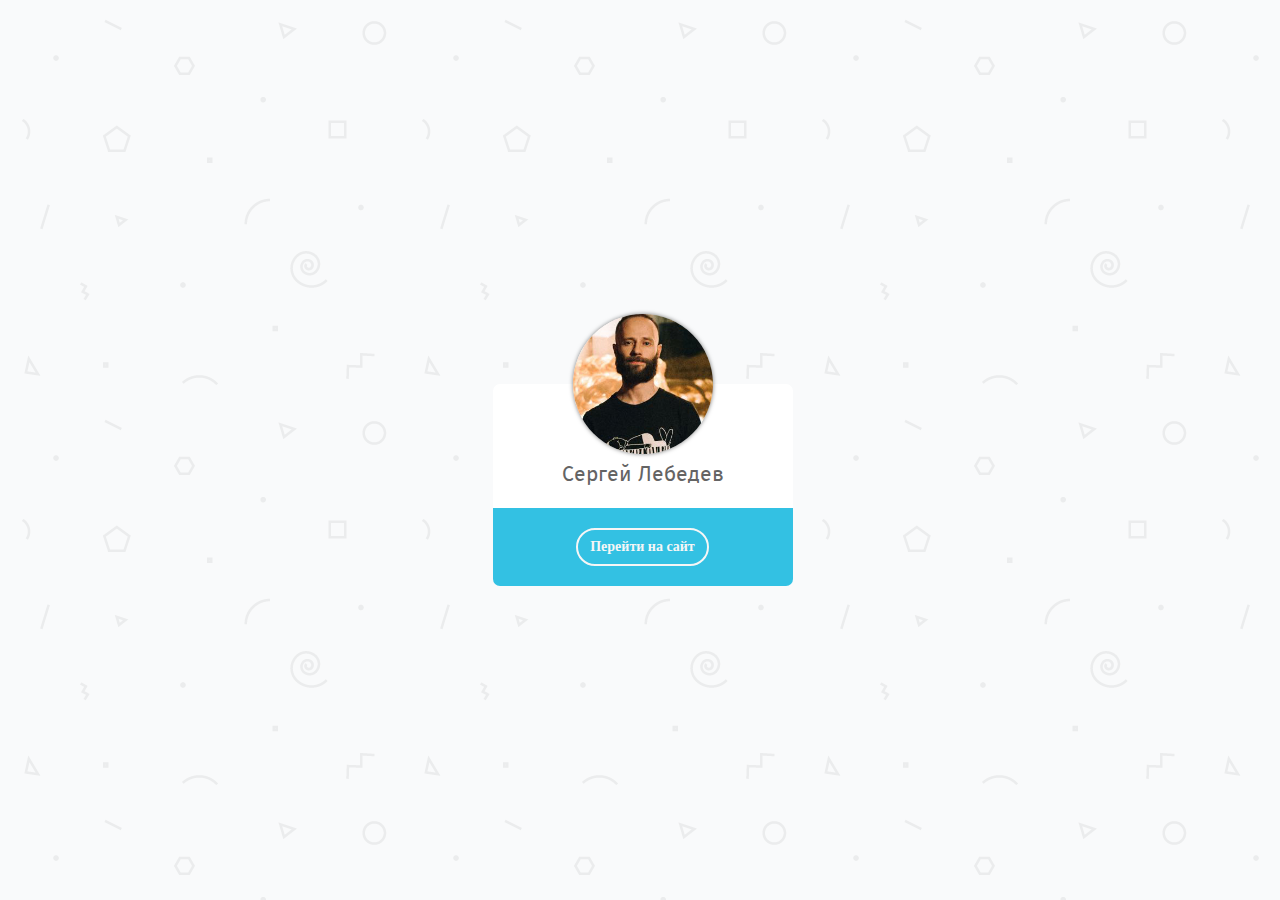
<file: index.html>
<!doctype html>
<html lang="ru-RU">
<head>
	<meta charset="UTF-8">
	<title>Обо мне</title>
    <link rel="stylesheet" href="css/main.css">
</head>
<body>
    <div class="wrapper wrapper_auth">
        <div class="auth">
            <div class="auth__top">
                <div class="auth__avatar" style="background-image: url('img/IMG_9748.jpg')"></div>
                <div class="auth__name">
                    Сергей Лебедев
                </div>
            </div>
            <div class="auth__bottom">
                <a href="about.html" class="about__download-link white-link">
                    Перейти на сайт
                </a>
            </div>
        </div>
    </div>
    <script src="js/firstpage.js"></script>
</body>
</html>
</file>
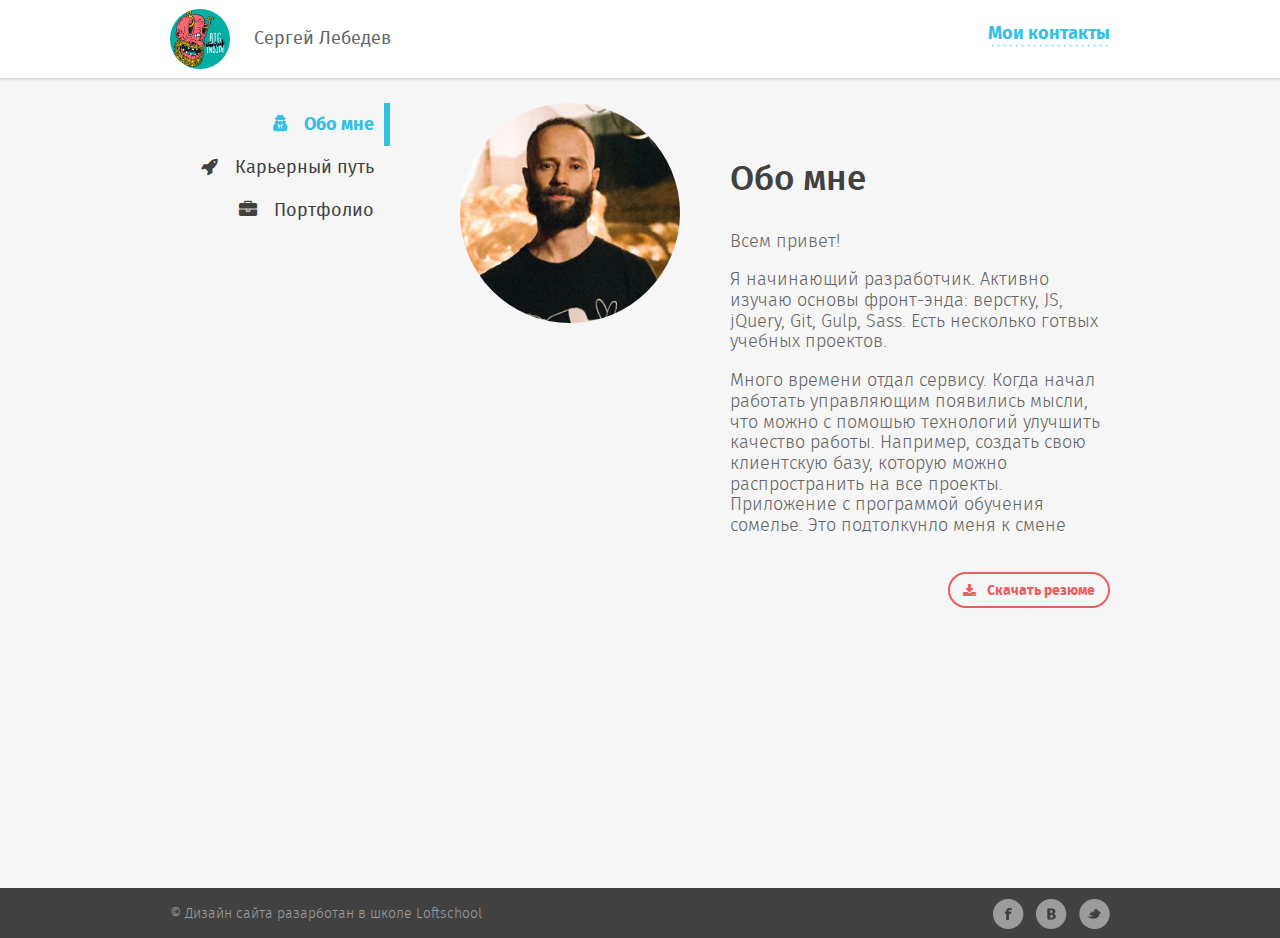
<file: about.html>
<!DOCTYPE html>
<html lang="ru">
<head>
  <meta charset="UTF-8">
  <meta name="viewport" content="width=device-width, initial-scale=1.0">
  <meta http-equiv="X-UA-Compatible" content="ie=edge">
  <link rel="stylesheet" href="css/main.css">
  <title>Мой сайт</title>
</head>
<body>
  <div class="wrapper">
    <div class="maincontent">
      <header class="header">
        <div class="container clearfix">
          <div class="header__left">
                    <!-- User -->
            <div class="user">
              <div class="user__foto">
                <img src="img/IMG_7153.JPG" width="60" height="60" alt="" class="user__foto-pic">
              </div>
              <div class="user__name">Сергей Лебедев</div>
            </div>
          </div>
          <div class="header__right">
            <div class="contacts">
              <a href="#" class="contacts__trigger">Мои контакты</a>
              <div class="contacts__dropdown">
                <div class="contacts__dropdown-triangle"></div>
                <ul class="contacts__dropdown-list">
                  <li class="contacts__dropdown-item">
                    <a href="mailto:oddyone@mail.ru" class="contacts__dropdown-link">
                      <i class="contacts__dropdown-icon fa fa-envelope"></i>
                      <span class=contacts__dropdown-text>oddyone@mail.ru</span>
                    </a>
                  </li>
                  <li class="contacts__dropdown-item">
                    <a href="tel:+79217584231" class="contacts__dropdown-link">
                      <i class="contacts__dropdown-icon fa fa-phone"></i>
                      <span class=contacts__dropdown-text>+79217584231</span>
                    </a>
                  </li>
                  <li class="contacts__dropdown-item">
                    <a href="skype:smallmojito" class="contacts__dropdown-link">
                      <i class="contacts__dropdown-icon fa fa-skype"></i>
                      <span class=contacts__dropdown-text>smallmojito</span>
                    </a>
                  </li>
                </ul>
              </div>
            </div>
          </div>
         </div> 
      </header>
        <!-- content -->
      <section class="content">
        <div class="container">
          <!-- sidebar -->
          <aside class="sidebar">
            <nav class="nav">
                <ul class="nav__list">
                  <li class="nav__item nav__item_active">
                    <a href="about.html" class="nav__link">
                      <span class="nav__link-icon">
                        <i class="fa fa-user-secret" aria-hidden="true"></i>
                      </span>
                      <span class="nav__link-text">Обо мне</span>
                    </a>
                  </li>
                  <li class="nav__item">
                    <a href="career.html" class="nav__link">
                      <span class="nav__link-icon">
                        <i class="fa fa-rocket" aria-hidden="true"></i>
                      </span>
                      <span class="nav__link-text">Карьерный путь</span>
                    </a>
                  </li>
                  <li class="nav__item">
                    <a href="portfolio.html" class="nav__link">
                      <span class="nav__link-icon">
                        <i class="fa fa-briefcase" aria-hidden="true"></i>
                      </span>
                      <span class="nav__link-text">Портфолио</span>
                    </a>
                  </li>
                </ul>
            </nav>
          </aside>
              <!-- sidebar -->
          <main class="stuff">
            <div class="about clearfix">    
              <div class="about__left">
                <div class="about__pic">
                  <img src="img/IMG_9748.jpg" class="about__pic-item" alt="">
                </div>
              </div>
              <div class="about__right">
                <h5 class="content-title">Обо мне</h5>
                  <div class="about__text text-block">
                    <p>Всем привет!</p> 
                    <p>Я начинающий разработчик.
                      Активно изучаю основы фронт-энда: верстку, JS, jQuery, Git, Gulp, Sass. Есть несколько готвых учебных проектов.
                    </p>
                    <p>Много времени отдал сервису.
                      Когда начал работать управляющим появились мысли, что можно с помошью технологий улучшить качество работы. Например, создать свою клиентскую базу, которую можно распространить на все проекты. Приложение с программой обучения сомелье.
                      Это подтолкунло меня к смене професии - хочу быть причастным к разарботке и разрабатывать цифровые проекты, которые помогут облегчить труд и наладить взаимодействие между проектами, а также между компаниями и клиентами.
                    </p>
                  </div>
                  <div class="about__download">
                    <a href="http://surok.mcdir.ru.mcpre.ru/about.html" class="btn" download>
                      <i class="fa fa-download btn__icon"></i>
                      <span class="btn__text">Скачать резюме</span></a>
                  </div>
              </div>
            </div>
          </main>
        </div>
      </section>
    </div>
  </div>
  <footer class="footer">
    <div class="container clearfix">
      <div class="footer__left">
        <div class="copyright">&copy; Дизайн сайта разарботан в школе Loftschool</div>
      </div>
      <div class="footer__right">
        <div class="socials">
          <ul class="socials__list">
            <li class="socials__item">
              <a href="https://www.facebook.com/profile.php?id=1534451159" class="socials__link socials__link_fb"></a>
            </li>
            <li class="socials__item">
              <a href="https://vk.com/oddyone" class="socials__link socials__link_vk"></a>
            </li>
            <li class="socials__item">
              <a href="https://twitter.com/" class="socials__link socials__link_tw"></a>
            </li>
          </ul>
        </div>
      </div>
    </div>
  </footer>
</body>
</html>
</file>
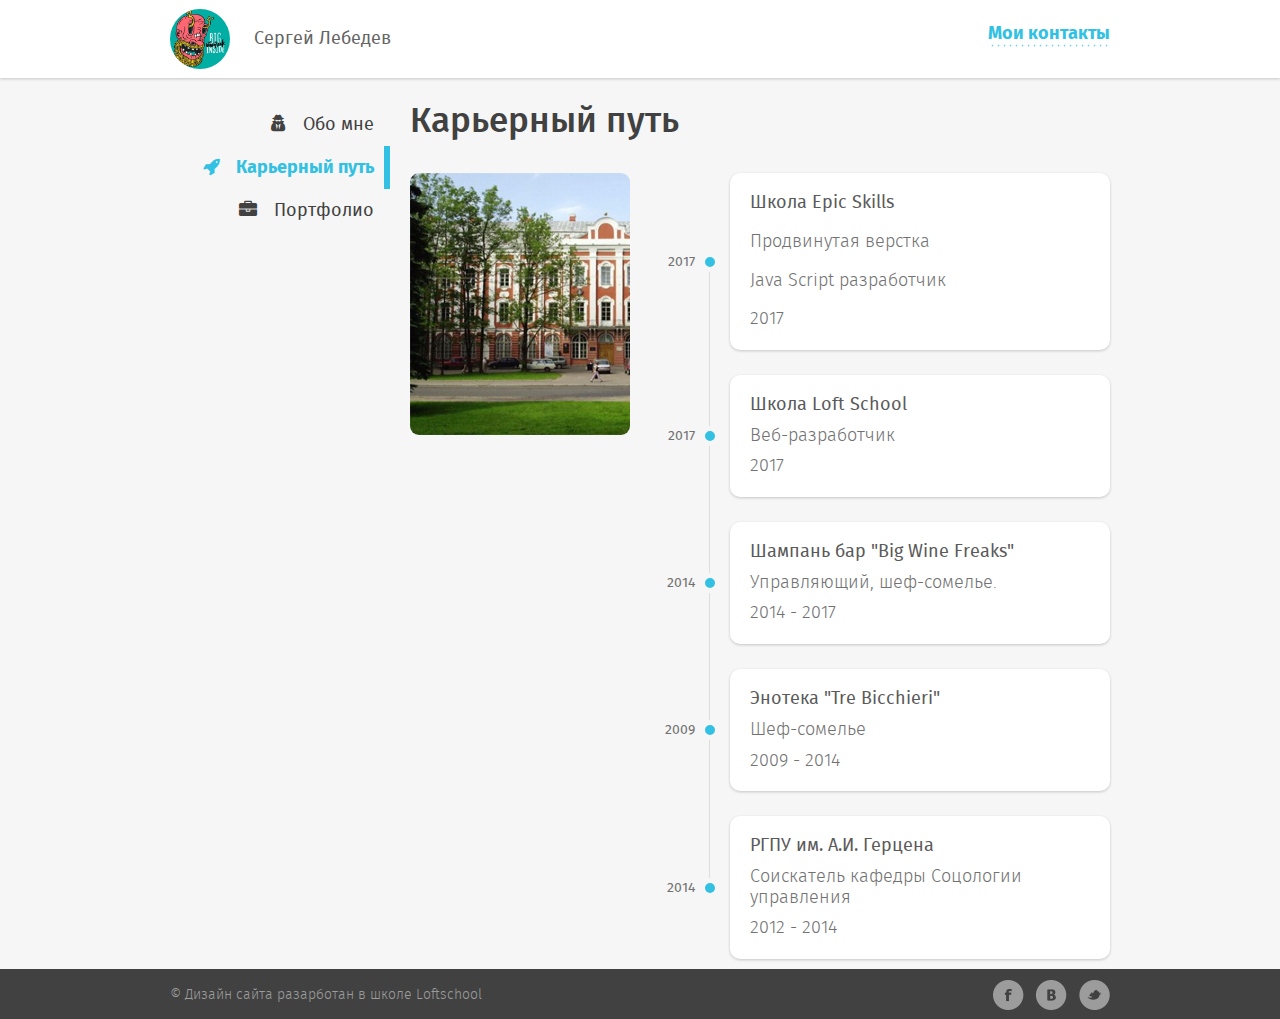
<file: career.html>
<!DOCTYPE html>
<html lang="ru">
<head>
	<meta charset="UTF-8">
	<meta name="viewport" content="width=device-width, initial-scale=1.0">
	<meta http-equiv="X-UA-Compatible" content="ie=edge">
	<link rel="stylesheet" href="css/main.css">
	<title>Мой сайт</title>
</head>
<body>
	<div class="wrapper">
		<div class="maincontent">
			<header class="header">
				<div class="container clearfix">
					<div class="header__left">
					<!-- User -->
						<div class="user">
							<div class="user__foto">
								<img src="img/IMG_7153.JPG" width="60" height="60" alt="" class="user__foto-pic">
							</div>
							<div class="user__name">Сергей Лебедев</div>
						</div>
					</div>
					<div class="header__right">
						<div class="contacts">
							<a href="#" class="contacts__trigger">Мои контакты</a>
							<div class="contacts__dropdown">
								<div class="contacts__dropdown-triangle"></div>
									<ul class="contacts__dropdown-list">
										<li class="contacts__dropdown-item">
											<a href="mailto:oddyone@mail.ru" class="contacts__dropdown-link">
												<i class="contacts__dropdown-icon fa fa-envelope"></i>
												<span class=contacts__dropdown-text>oddyone@mail.ru</span>
											</a>
										</li>
										<li class="contacts__dropdown-item">
											<a href="tel:+79217584231" class="contacts__dropdown-link">
												<i class="contacts__dropdown-icon fa fa-phone"></i>
												<span class=contacts__dropdown-text>+79217584231</span>
											</a>
										</li>
										<li class="contacts__dropdown-item">
											<a href="skype:smallmojito" class="contacts__dropdown-link">
												<i class="contacts__dropdown-icon fa fa-skype"></i>
												<span class=contacts__dropdown-text>smallmojito</span>
											</a>
										</li>
									</ul>
							</div>
						</div>
					</div>
				</div>	
			</header>
					<!-- content -->
			<section class="content">
				<div class="container">
						<!-- sidebar -->
					<aside class="sidebar">
						<nav class="nav">
							<ul class="nav__list">
								<li class="nav__item">
									<a href="about.html" class="nav__link">
										<span class="nav__link-icon">
											<i class="fa fa-user-secret" aria-hidden="true"></i>
										</span>
										<span class="nav__link-text">Обо мне</span>
									</a>
								</li>
								<li class="nav__item nav__item_active">
									<a href="career.html" class="nav__link">
										<span class="nav__link-icon">
											<i class="fa fa-rocket" aria-hidden="true"></i>
										</span>
										<span class="nav__link-text">Карьерный путь</span>
									</a>
								</li>
								<li class="nav__item">
									<a href="portfolio.html" class="nav__link">
										<span class="nav__link-icon">
											<i class="fa fa-briefcase" aria-hidden="true"></i>
										</span>
										<span class="nav__link-text">Портфолио</span>
									</a>
								</li>
							</ul>
						</nav>
					</aside>
							<!-- sidebar -->
					<main class="stuff">
						<h1 class="content-title">Карьерный путь</h1>
						<div class="career clearfix">
							<div class="career__left">
								<div class="career__pic">
									<img src="img/content/Layer4.jpg" class="career__pic-elem" alt="">
								</div>
							</div>
							<div class="career__right">
								<ul class="career__list">
									<li class="career__item">
										<div class="career__block">
											<div class="career__title">
												Школа Epic Skills
											</div>
											<div class="career__occupation">
												<p>Продвинутая верстка</p>
												<p>Java Script разработчик</p> 
											</div>
											<div class="career__time">
												2017
											</div>
											<div class="career__year">
												2017
											</div>
										</div>
									</li>
									<li class="career__item">
										<div class="career__block">
											<div class="career__title">
												Школа Loft School
											</div>
											<div class="career__occupation">
												Веб-разработчик
											</div>
											<div class="career__time">
												2017
											</div>
											<div class="career__year">
												2017
											</div>
										</div>
									</li>
									<li class="career__item">
										<div class="career__block">
											<div class="career__title">
												Шампань бар "Big Wine Freaks"
											</div>
											<div class="career__occupation">
												Управляющий, шеф-сомелье.
											</div>
											<div class="career__time">
												2014 - 2017
											</div>
											<div class="career__year">
												2014
											</div>
										</div>
									</li>
									<li class="career__item">
										<div class="career__block">
											<div class="career__title">
												Энотека "Tre Bicchieri"
											</div>
											<div class="career__occupation">
												Шеф-сомелье
											</div>
											<div class="career__time">
												2009 - 2014
											</div>
											<div class="career__year">
												2009
											</div>
										</div>
									</li>
									<li class="career__item">
										<div class="career__block">
											<div class="career__title">
												РГПУ им. А.И. Герцена
											</div>
											<div class="career__occupation">
												Соискатель кафедры Соцологии управления
											</div>
											<div class="career__time">
												2012 - 2014
											</div>
											<div class="career__year">
												2014
											</div>
										</div>
									</li>
								</ul>
							</div>
						</div>
					</main>
				</div>
			</section>
		</div>
	</div>
	<footer class="footer">
		<div class="container clearfix">
			<div class="footer__left">
				<div class="copyright">&copy; Дизайн сайта разарботан в школе Loftschool</div>
			</div>
			<div class="footer__right">
				<div class="socials">
					<ul class="socials__list">
						<li class="socials__item">
							<a href="https://www.facebook.com/profile.php?id=1534451159" class="socials__link socials__link_fb"></a>
						</li>
						<li class="socials__item">
							<a href="https://vk.com/oddyone" class="socials__link socials__link_vk"></a>
						</li>
						<li class="socials__item">
							<a href="https://twitter.com/" class="socials__link socials__link_tw"></a>
						</li>
					</ul>
				</div>
			</div>
		</div>
	</footer>
</body>
</html>
</file>
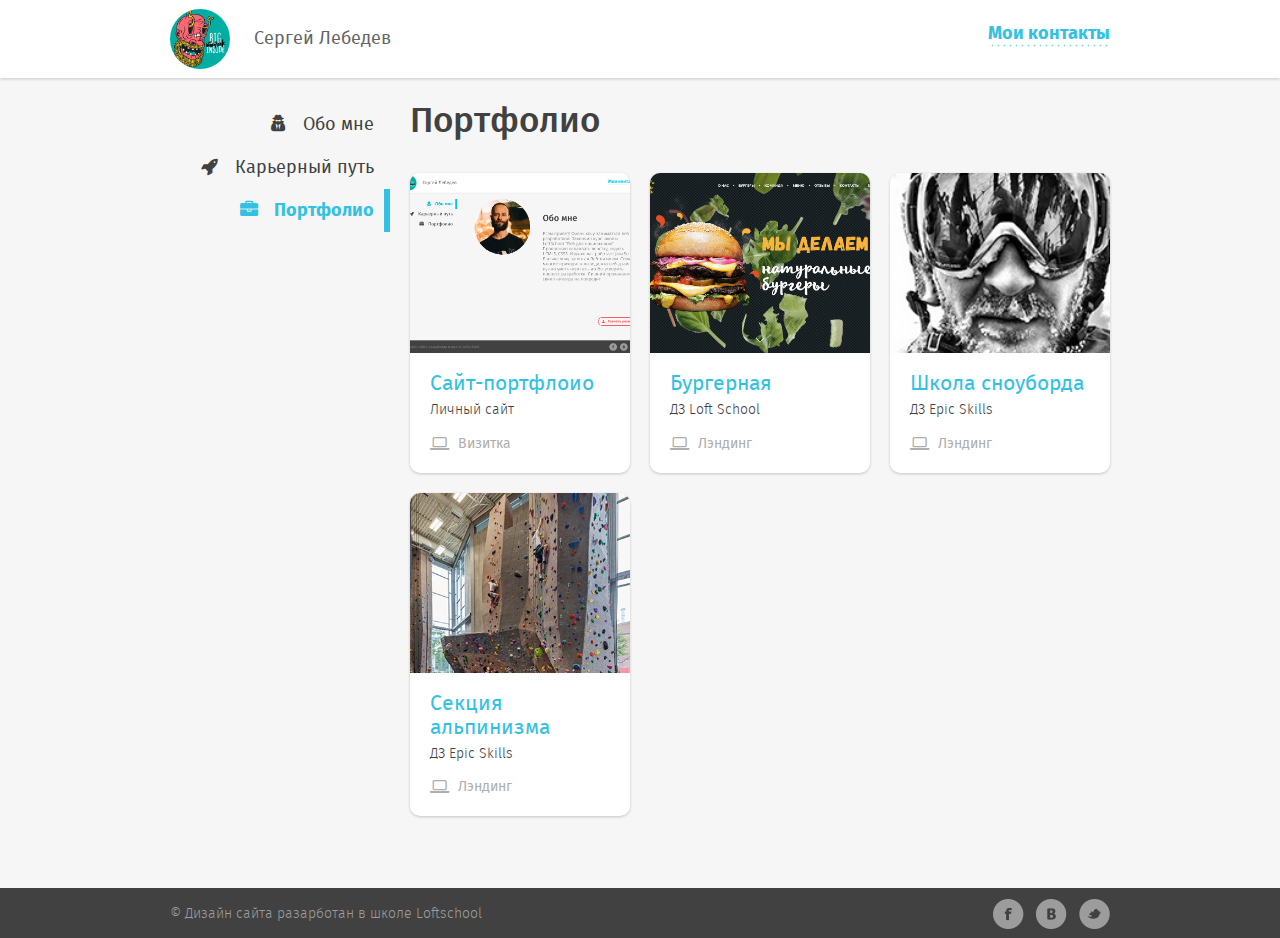
<file: portfolio.html>
<!DOCTYPE html>
<html lang="en">
	<head>
		<meta charset="UTF-8">
		<meta name="viewport" content="width=device-width, initial-scale=1.0">
		<meta http-equiv="X-UA-Compatible" content="ie=edge">
		<link rel="stylesheet" href="css/main.css">
		<title>Мой сайт</title>
	</head>
<body>
	<div class="wrapper">
		<div class="maincontent">
			<header class="header">
				<div class="container clearfix">
					<div class="header__left">
						<!-- User -->
						<div class="user">
							<div class="user__foto">
								<img src="img/IMG_7153.JPG" width="60" height="60" alt="" class="user__foto-pic">
							</div>
							<div class="user__name">Сергей Лебедев</div>
						</div>
					</div>
					<div class="header__right">
						<div class="contacts">
							<a href="#" class="contacts__trigger">Мои контакты</a>
							<div class="contacts__dropdown">
								<div class="contacts__dropdown-triangle"></div>
									<ul class="contacts__dropdown-list">
										<li class="contacts__dropdown-item">
											<a href="mailto:oddyone@mail.ru" class="contacts__dropdown-link">
												<i class="contacts__dropdown-icon fa fa-envelope"></i>
												<span class=contacts__dropdown-text>oddyone@mail.ru</span>
											</a>
										</li>
										<li class="contacts__dropdown-item">
											<a href="tel:+79217584231" class="contacts__dropdown-link">
												<i class="contacts__dropdown-icon fa fa-phone"></i>
												<span class=contacts__dropdown-text>+79217584231</span>
											</a>
										</li>
										<li class="contacts__dropdown-item">
											<a href="skype:smallmojito" class="contacts__dropdown-link">
												<i class="contacts__dropdown-icon fa fa-skype"></i>
												<span class=contacts__dropdown-text>smallmojito</span>
											</a>
										</li>
									</ul>
							</div>
						</div>
					</div>
			</header>
		<!-- content -->
			<section class="content">
				<div class="container">
						<!-- sidebar -->
					<aside class="sidebar">
						<nav class="nav">
							<ul class="nav__list">
								<li class="nav__item">
									<a href="about.html" class="nav__link">
										<span class="nav__link-icon">
											<i class="fa fa-user-secret" aria-hidden="true"></i>
										</span>
										<span class="nav__link-text">Обо мне</span>
									</a>
								</li>
								<li class="nav__item">
									<a href="career.html" class="nav__link">
										<span class="nav__link-icon">
											<i class="fa fa-rocket" aria-hidden="true"></i>
										</span>
										<span class="nav__link-text">Карьерный путь</span>
									</a>
								</li>
								<li class="nav__item nav__item_active">
									<a href="portfolio.html" class="nav__link">
										<span class="nav__link-icon">
											<i class="fa fa-briefcase" aria-hidden="true"></i>
										</span>
										<span class="nav__link-text">Портфолио</span>
									</a>
								</li>
							</ul>
						</nav>
					</aside>
					<!-- Контент -->
					<main class="stuff">
						<h1 class="content-title">Портфолио</h1>
						<div class="portfolio">
							<ul class="portfolio__list clearfix">
								<li class="portfolio__item">
									<a href="http://oddyonsp.beget.tech/" class="portfolio__link">
										<div class="porfolio__pic" style="background-image: url(img/content/first-site.jpg)"></div>
										<img src="img/content/first-site.jpg" alt="" class="portfolio__pic-img">
										<div class="portfolio__desc">
											<div class="portfolio__title">
												Сайт-портфлоио
											</div>
											<div class="portfolio__work-desc">
												Личный сайт
											</div>
											<div class="portfolio__type">
												<i class="fa fa-laptop portfolio__type-icon "></i>
												<div class="portfolio__type-title">
														Визитка
												</div>
											</div>
										</a>
									</li>
									<li class="portfolio__item">
										<a href="http://burgres.oddyonsp.beget.tech/" class="portfolio__link">
											<div class="porfolio__pic" style="background-image: url(img/content/BurgerBig3.png)"></div>
											<img src="img/content/BurgerBig3.png" alt="" class="portfolio__pic-img">
											<div class="portfolio__desc">
												<div class="portfolio__title">
													Бургерная
												</div>
												<div class="portfolio__work-desc">
													ДЗ Loft School
												</div>
												<div class="portfolio__type">
													<i class="fa fa-laptop portfolio__type-icon "></i>
													<div class="portfolio__type-title">
														Лэндинг
													</div>
												</div>
											</div>
										</a>
									</li>
									<li class="portfolio__item">
										<a href="http://snowschool.oddyonsp.beget.tech/" class="portfolio__link">
											<div class="porfolio__pic" style="background-image: url(img/snowman.jpg)"></div>
											<img src="img/snowman.jpg" alt="" class="portfolio__pic-img">
											<div class="portfolio__desc">
												<div class="portfolio__title">
													Школа сноуборда
												</div>
												<div class="portfolio__work-desc">
													ДЗ Epic Skills
												</div>
												<div class="portfolio__type">
													<i class="fa fa-laptop portfolio__type-icon "></i>
													<div class="portfolio__type-title">
														Лэндинг
													</div>
												</div>
											</div>
										</a>
									</li>
									<li class="portfolio__item">
										<a href="http://belka.oddyonsp.beget.tech/" class="portfolio__link">
											<div class="porfolio__pic" style="background-image: url(img/mountman.jpg)"></div>
											<img src="img/mountman.jpg" alt="" class="portfolio__pic-img">
											<div class="portfolio__desc">
												<div class="portfolio__title">
													Секция альпинизма
												</div>
												<div class="portfolio__work-desc">
													ДЗ Epic Skills
												</div>
												<div class="portfolio__type">
													<i class="fa fa-laptop portfolio__type-icon "></i>
													<div class="portfolio__type-title">
														Лэндинг
													</div>
												</div>
											</div>
										</a>
									</li>
								</ul>
							</div>
						</div>
					</div>
				</div>
			</section>
			<footer class="footer">
				<div class="container clearfix">
					<div class="footer__left">
						<div class="copyright">&copy; Дизайн сайта разарботан в школе Loftschool</div>
					</div>
					<div class="footer__right">
						<div class="socials">
							<ul class="socials__list">
								<li class="socials__item">
									<a href="https://www.facebook.com/profile.php?id=1534451159" class="socials__link socials__link_fb"></a>
								</li>
								<li class="socials__item">
									<a href="https://vk.com/oddyone" class="socials__link socials__link_vk"></a>
								</li>
								<li class="socials__item">
									<a href="https://twitter.com/" class="socials__link socials__link_tw"></a>
								</li>
							</ul>
						</div>
					</div>
				</div>
			</footer>
</body>
</html>
</file>
